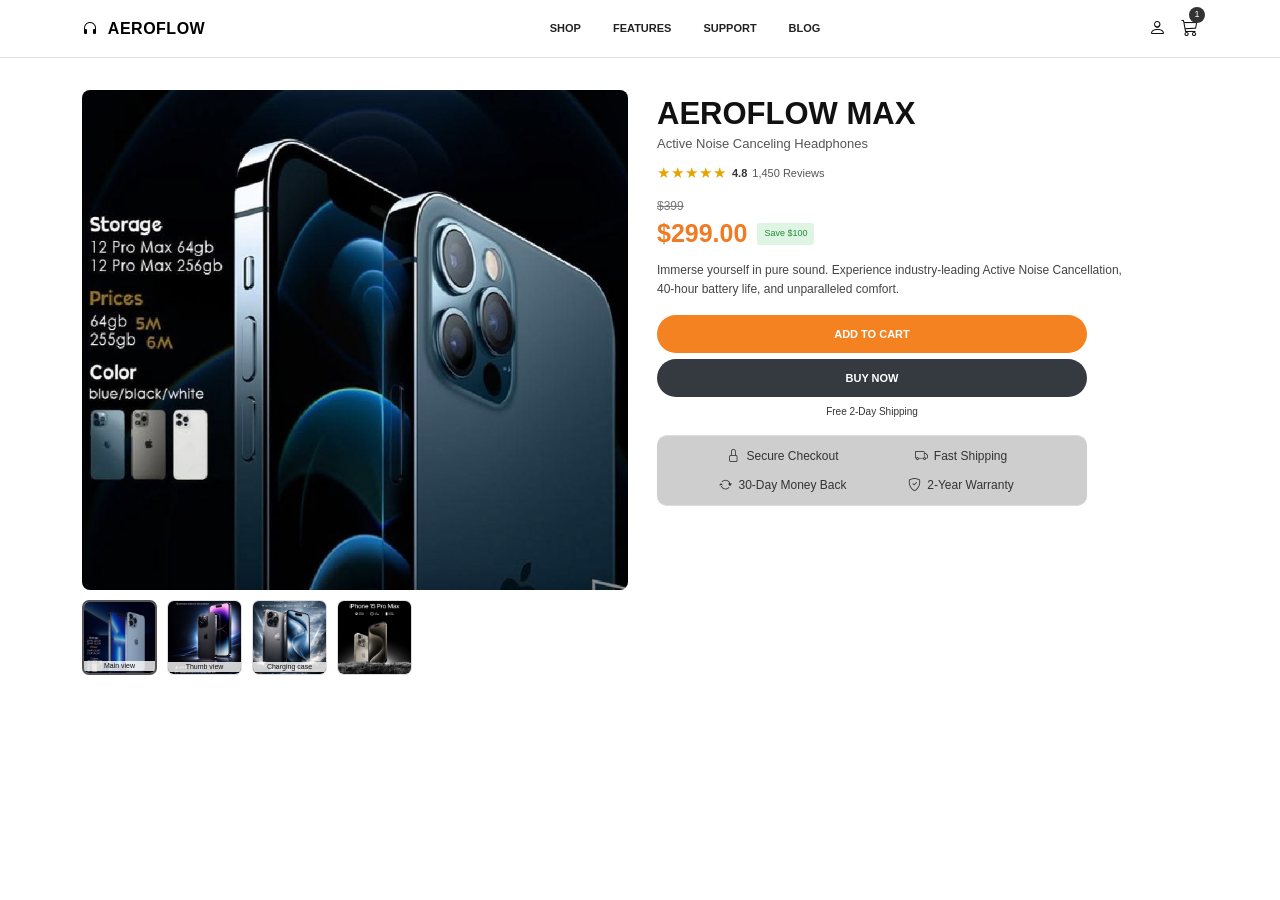
<file: Airoflow-Max/index.html>
<!DOCTYPE html>
<html lang="en">
<head>
    <meta charset="UTF-8">
    <meta name="viewport" content="width=device-width, initial-scale=1.0">

    <title>AEROFLOW MAX</title>

    <!-- Bootstrap -->
    <link href="https://cdn.jsdelivr.net/npm/bootstrap@5.3.8/dist/css/bootstrap.min.css" rel="stylesheet">

    <!-- Bootstrap Icons -->
    <link rel="stylesheet"
          href="https://cdn.jsdelivr.net/npm/bootstrap-icons@1.13.1/font/bootstrap-icons.min.css">

    <!-- CSS -->
    <link rel="stylesheet" href="style.css">
</head>

<body>

<!-- ================= NAVBAR ================= -->
<nav class="navbar navbar-expand-lg bg-white border-bottom">
    <div class="container">

        <a class="navbar-brand fw-bold" href="#">
            <i class="bi bi-headphones"></i>
            AEROFLOW
        </a>

        <button class="navbar-toggler"
                type="button"
                data-bs-toggle="collapse"
                data-bs-target="#mainNav">
            <span class="navbar-toggler-icon"></span>
        </button>

        <div class="collapse navbar-collapse" id="mainNav">

            <ul class="navbar-nav mx-auto gap-lg-3">
                <li class="nav-item">
                    <a class="nav-link" href="#">SHOP</a>
                </li>

                <li class="nav-item">
                    <a class="nav-link" href="#">FEATURES</a>
                </li>

                <li class="nav-item">
                    <a class="nav-link" href="#">SUPPORT</a>
                </li>

                <li class="nav-item">
                    <a class="nav-link" href="#">BLOG</a>
                </li>
            </ul>

            <div class="nav-icons">
                <i class="bi bi-person"></i>
                <i class="bi bi-cart3"></i>

                <span class="cart-count">1</span>
            </div>

        </div>
    </div>
</nav>


<!-- ================= PRODUCT ================= -->
<section class="product-section">

    <div class="container">

        <div class="row g-4">

            <!-- ================= LEFT ================= -->
            <div class="col-lg-6">

                <div class="main-image">
                    <img src="iphone12pm.jpg"
                         alt="AEROFLOW MAX">
                </div>

                <!-- Thumbnails -->
                <div class="thumbnail-wrapper">

                    <div class="thumbnail active">
                        <img src="iphone13pro.jpg">
                        <span>Main view</span>
                    </div>

                    <div class="thumbnail">
                        <img src="iphone14pm.jpg">
                        <span>Thumb view</span>
                    </div>

                    <div class="thumbnail">
                        <img src="iphone15pm.jpg">
                        <span>Charging case</span>
                    </div>

                    <div class="thumbnail">
                        <img src="iphone15pro.jpg">
                    </div>

                </div>

            </div>


            <!-- ================= RIGHT ================= -->
            <div class="col-lg-6 ">

                <div class="product-info">

                    <h1>AEROFLOW MAX</h1>

                    <p class="subtitle">
                        Active Noise Canceling Headphones
                    </p>

                    <!-- Rating -->
                    <div class="rating">

                        <span class="stars">
                            ★★★★★
                        </span>

                        <span class="rating-number">
                            4.8
                        </span>

                        <span>
                            1,450 Reviews
                        </span>

                    </div>


                    <!-- Price -->
                    <div class="price-area">

                        <div class="old-price">
                            $399
                        </div>

                        <div class="price-row">

                            <span class="price">
                                $299.00
                            </span>

                            <span class="save">
                                Save $100
                            </span>

                        </div>

                    </div>


                    <!-- Description -->
                    <p class="description">
                        Immerse yourself in pure sound. Experience
                        industry-leading Active Noise Cancellation,
                        40-hour battery life, and unparalleled comfort.
                    </p>


                    <!-- Buttons -->
                    <div class="buttons">

                        <button class="btn add-cart">
                            ADD TO CART
                        </button>

                        <button class="btn buy-now">
                            BUY NOW
                        </button>

                    </div>


                    <p class="shipping">
                        Free 2-Day Shipping
                    </p>


                    <!-- Features -->
                    <div class="features">

                        <div class="feature">
                            <i class="bi bi-lock"></i>
                            <span>Secure Checkout</span>
                        </div>

                        <div class="feature">
                            <i class="bi bi-truck"></i>
                            <span>Fast Shipping</span>
                        </div>

                        <div class="feature">
                            <i class="bi bi-arrow-repeat"></i>
                            <span>30-Day Money Back</span>
                        </div>

                        <div class="feature">
                            <i class="bi bi-shield-check"></i>
                            <span>2-Year Warranty</span>
                        </div>

                    </div>

                </div>

            </div>

        </div>

    </div>

</section>


<!-- Bootstrap JS -->
<script src="https://cdn.jsdelivr.net/npm/bootstrap@5.3.8/dist/js/bootstrap.bundle.min.js"></script>

</body>
</html>
</file>
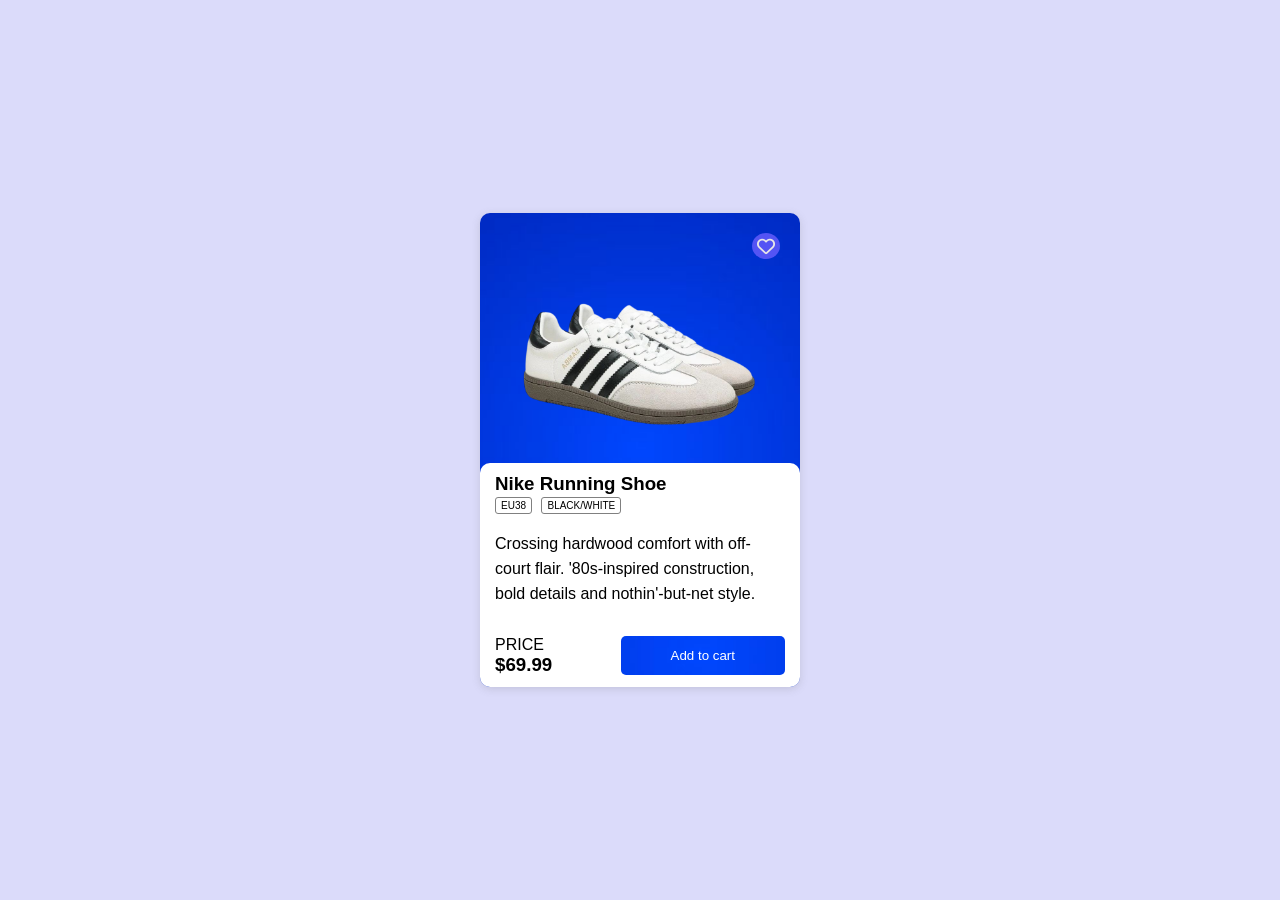
<file: card2.html>
<!DOCTYPE html>
<html lang="en">
<head>
    <meta charset="UTF-8">
    <meta name="viewport" content="width=device-width, initial-scale=1.0">
    <title>Document</title>

    <link rel="stylesheet" href="https://cdnjs.cloudflare.com/ajax/libs/font-awesome/6.5.1/css/all.min.css">
</head>
<style>
    *{
        margin: 0;
        padding: 0;
        box-sizing: border-box;
    }
    .control{
        height: 100vh;
        width: 100%;
        display: flex;
        align-items: center;
        justify-content: center;
        background-color: rgb(219, 219, 250);
    }
    .product{
        width: 320px;
        height: 473.4px;
        background-image: url(image/background.jpg);
        background-repeat: no-repeat;
        background-position: center;
        overflow: hidden;
        border-radius: 10px;
        font-family: sans-serif;
        box-shadow: rgba(99, 99, 99, 0.2) 0px 2px 8px 0px;
        position: relative;
    }
    .icon{
        position: absolute;
        background-color: #5454f4;
        right: 20px;
        top: 20px;
        padding: 5px;
        border-radius: 50%;
        text-align: center;
        width: 28px;
        height: 26px;
        
    }
    i{
        color: rgb(232, 231, 231);
        font-size: 18px;
    }
    .image{
        width: 100%;
        height: 250px;
        overflow: hidden;
        display: flex;
        align-items: center;
        justify-content: center;
    }
    .image img{
        width: 80%;
        object-fit: cover;
    }


    .dis{
        width: 100%;
        height: 50%;
        background-color: white;
        border-radius: 10px;
        padding: 10px 15px;
    }
    .dis span{
        padding: 2px 5px;
        border: 1px solid gray;
        margin-right: 5px;
        font-size: 10px;
        border-radius: 3px;
        margin-top: 5px;
    }
    .dis p{
        line-height: 25px;
    }

    .price-btn{
        margin-top: 30px;
        display: flex;
        justify-content: space-between;
    }
    .btn button{
        border: none;
        padding: 12px 50px;
        background-image: url(image/background.jpg);
        background-repeat: no-repeat;
        background-position: center;
        color: white;
        border-radius: 5px;
    }
</style>
<body>
    <div class="control">
        <div class="product">
            <div class="icon">
                <i class="fa-regular fa-heart"></i>
            </div>
            <div class="image">
                <img src="image/shoes.png" alt="">
            </div>
            <div class="dis">
                <h3>Nike Running Shoe</h3>
                <span>EU38</span>
                <span>BLACK/WHITE</span>
                <br><br>
                <p>Crossing hardwood comfort with off-court flair. '80s-inspired construction, bold details and nothin'-but-net style.</p>
                
                <div class="price-btn">
                    <div class="price">
                        <label for="">PRICE</label>
                        <h3>$69.99</h3>
                    </div>
                    <div class="btn">
                        <button>Add to cart</button>
                    </div>
                </div>
            </div>
        </div>
    </div>
</body>
</html>
</file>
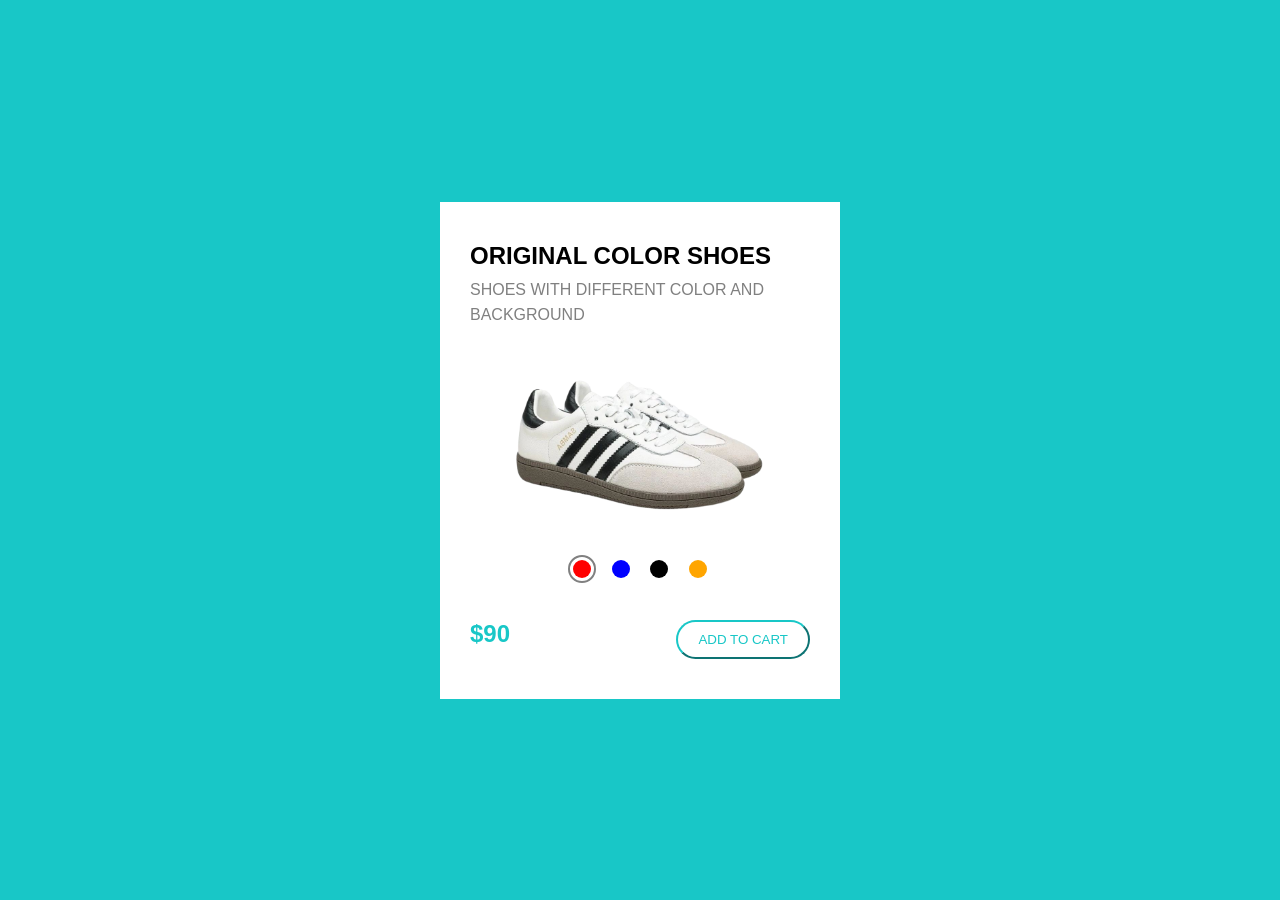
<file: card3.html>
<!DOCTYPE html>
<html lang="en">
<head>
    <meta charset="UTF-8">
    <meta name="viewport" content="width=device-width, initial-scale=1.0">
    <title>Document</title>
</head>
<style>
    *{
        margin: 0;
        padding: 0;
        box-sizing: border-box;
    }
    .control{
        width: 100%;
        height: 100vh;

        background-color: rgb(24, 199, 199);
        display: flex;
        justify-content: center;
        align-items: center;
        font-family: sans-serif;
    }
    .product{
        width: 400px;
        height: auto;
        background-color: white;
        padding: 40px 30px;
    }
    .head{
        width: 100%;
        height: 100px;
    }
    .head label{
        display: block;
        margin-top: 7px;
        line-height: 25px;
        color: gray;
    }

    .image{
        width: 100%;
        height: 150px;

        display: flex;
        justify-content: center;
        align-items: center;
    }
    .image img{
        width: 80%;
        object-fit: contain;
    }

    /* select color */
    .select-color{
        margin-top: 60px;
        display: flex;
        justify-content: center;
    }
    .select-color input{
        display: none;
    }
    .select-color label{
        width: 18px;
        height: 18px;
        border-radius: 50%;
        display: inline-block;
        margin: 8px;
        cursor: pointer;
    }
    .red{
        background-color: red;
    }
    .blue{
        background-color: blue;
    }
    .black{
        background-color: black;
    }
    .orange{
        background-color: orange;
    }
    .select-color input:checked + label{
        outline: 2px solid gray;
        outline-offset: 3px;
        /* box-shadow: 0 0 0 3px gray;
        transform: scale(1.03); */
    }

    /* price-btn */
    .price-btn{
        margin-top: 30px;
        display: flex;
        justify-content: space-between;
        color: rgb(24, 199, 199);
    }
    .btn button{
        padding: 10px 20px;
        border-radius: 20px;
        border-color: rgb(24, 199, 199);
        color: rgb(24, 199, 199);
        background-color: white;
    }
</style>
<body>
    <div class="control">
        <div class="product">
            <div class="head">
                <h2>ORIGINAL COLOR SHOES</h2>
                <label for="">SHOES WITH DIFFERENT COLOR AND BACKGROUND</label>
            </div>

            <div class="image">
                <img src="image/shoes.png" alt="">
            </div>

            <div class="select-color">
                <form action="">
                    <input type="radio" id="red" name="color" checked>
                    <label for="red" class="red"></label>

                    <input type="radio" id="blue" name="color">
                    <label for="blue" class="blue"></label>

                    <input type="radio" id="black" name="color">
                    <label for="black" class="black"></label>

                    <input type="radio" id="orange" name="color">
                    <label for="orange" class="orange"></label>
                </form>
            </div>

            <div class="price-btn">
                <div class="price">
                    <h2>$90</h2>
                </div>
                <div class="btn">
                    <button>ADD TO CART</button>
                </div>
            </div>
        </div>
    </div>
</body>
</html>
</file>
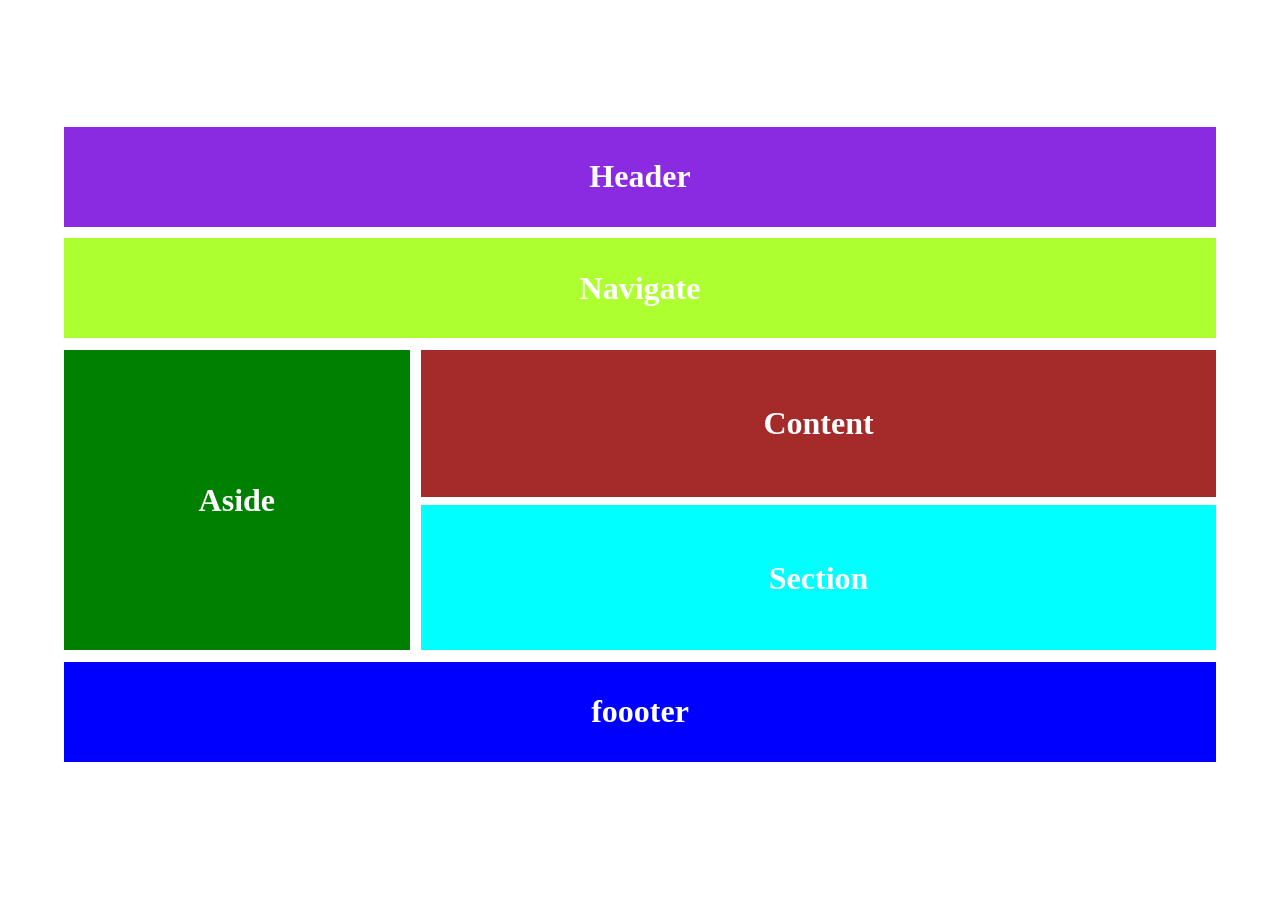
<file: exercise-display.html>
<!DOCTYPE html>
<html lang="en">

<head>
    <meta charset="UTF-8">
    <meta name="viewport" content="width=device-width, initial-scale=1.0">
    <title>Document</title>
</head>
<style>
    * {
        margin: 0;
        padding: 0;
        box-sizing: border-box;
    }

    .control {
        width: 100%;
        height: 100vh;
        display: flex;
        align-items: center;
        justify-content: center;
    }

    .container {
        width: 90%;
        margin: auto;
        display: flex;
        gap: 1%;
        flex-wrap: wrap;
    }

    .header {
        width: 100%;
        height: 100px;
        background-color: blueviolet;
        display: flex;
        justify-content: center;
        align-items: center;
        color: white;
        margin-bottom: 1%;
    }

    .navigate {
        width: 100%;
        height: 100px;
        background-color: greenyellow;
        display: flex;
        justify-content: center;
        align-items: center;
        color: white;
        margin-bottom: 1%;
    }

    .footer {
        width: 100%;
        height: 100px;
        background-color: blue;
        display: flex;
        justify-content: center;
        align-items: center;
        color: white;
        margin-bottom: 1%;
    }

    .body {
        width: 100%;
        height: 300px;
        /* background-color: red; */
        display: flex;
        overflow: hidden;
        align-items: center;
        color: white;
        margin-bottom: 1%;
        gap: 1%;
    }

    .aside {
        width: 30%;
        height: 100%;
        background-color: green;
        display: flex;
        justify-content: center;
        align-items: center;
        color: white;
    }

    .content-section {
        width: 69%;
        height: 100%;
        /* background-color: black; */
        display: flex;
        justify-content: center;
        align-items: center;
        color: white;
        flex-wrap: wrap;
    }
    .content {
        width: 100%;
        height: 49%;
        background-color: brown;
        display: flex;
        justify-content: center;
        align-items: center;
        color: white;
        margin-bottom: 1%;
    }
    .section{
        width: 100%;
        height: 49%;
        background-color: aqua;
        display: flex;
        justify-content: center;
        align-items: center;
        color: white;
    }
</style>

<body>
    <div class="control">
        <div class="container">
            <div class="header">
                <h1>Header</h1>
            </div>
            <div class="navigate">
                <h1>Navigate</h1>
            </div>

            <div class="body">
                <div class="aside">
                    <h1>Aside</h1>
                </div>
                <div class="content-section">
                    <div class="content">
                        <h1>Content</h1>
                    </div>
                    <div class="section">
                        <h1>Section</h1>
                    </div>
                </div>
            </div>

            <div class="footer">
                <h1>foooter</h1>
            </div>
        </div>
    </div>
</body>

</html>
</file>
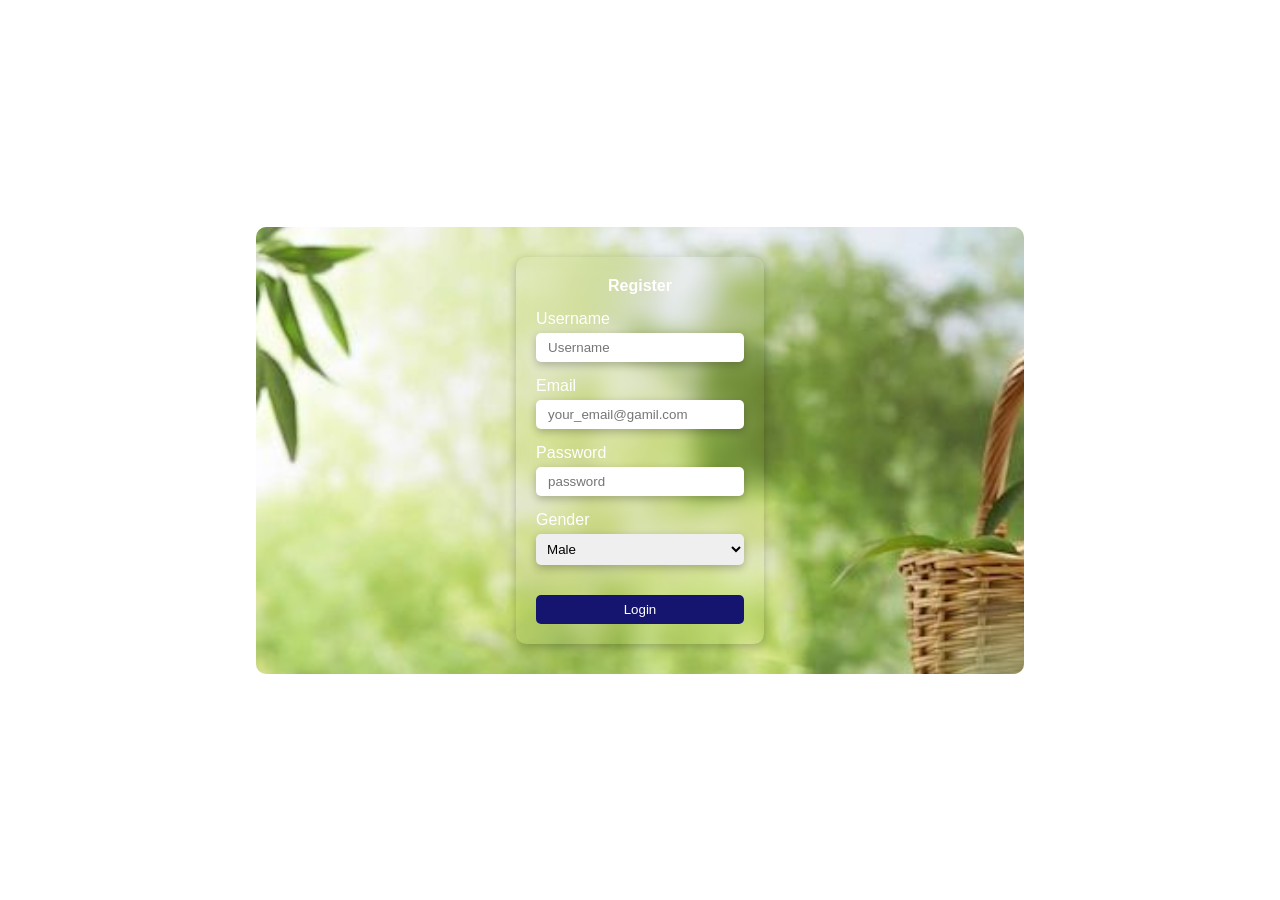
<file: form.html>
<!DOCTYPE html>
<html lang="en">
<head>
    <meta charset="UTF-8">
    <meta name="viewport" content="width=device-width, initial-scale=1.0">
    <title>Document</title>
</head>
<style>
    *{
        padding: 0;
        margin: 0;
        box-sizing: border-box;
    }
    .control{
        width: 100%;
        height: 100vh;
        display: flex;
        align-items: center;
        justify-content: center;
    }
    .container{
        width: 60%;
        height: auto;
        background-image: url(image/background1.jpg);
        background-repeat: no-repeat;
        background-position: center;
        background-size: cover;
        /* background-attachment: fixed; */
        font-family: sans-serif;
        padding: 30px;
        border-radius: 10px;
    }
    form{
        margin: auto;
        width: 35%;
        height: auto;
        backdrop-filter: blur(10px);
        box-shadow: rgba(0, 0, 0, 0.24) 0px 3px 8px;
        padding: 20px;
        border-radius: 10px;
        color: white;
    }
    form h4{
        text-align: center;
    }
    form input{
        width: 100%;
        padding: 7px 12px;
        border-radius: 5px;
        border: none;
        box-shadow: rgba(0, 0, 0, 0.24) 0px 3px 8px;
    }
    form select{
        width: 100%;
        padding: 7px;
        border-radius: 5px;
        border: none;
        box-shadow: rgba(0, 0, 0, 0.24) 0px 3px 8px;
    }
    button{
        padding: 7px;
        width: 100%;
        border-radius: 5px;
        border: none;
        background-color: rgb(21, 21, 111);
        color: white;
        margin-top: 30px;
    }
    label{
        margin-top: 15px;
        margin-bottom: 5px;
        display: block;
    }
</style>
<body>
    <div class="control">
        <div class="container">
            <form action="">
                <h4>Register</h4>
                <label for="">Username</label>
                <input type="text" placeholder="Username">
                <label for="">Email</label>
                <input type="email" placeholder="your_email@gamil.com">
                <label for="">Password</label>
                <input type="password" placeholder="password">
                <label for="">Gender</label>
                <select name="" id="">
                    <option value="">Male</option>
                    <option value="">Female</option>
                    <option value="">Other</option>
                </select>
                <button>Login</button>
            </form>
        </div>
    </div>
</body>
</html>
</file>
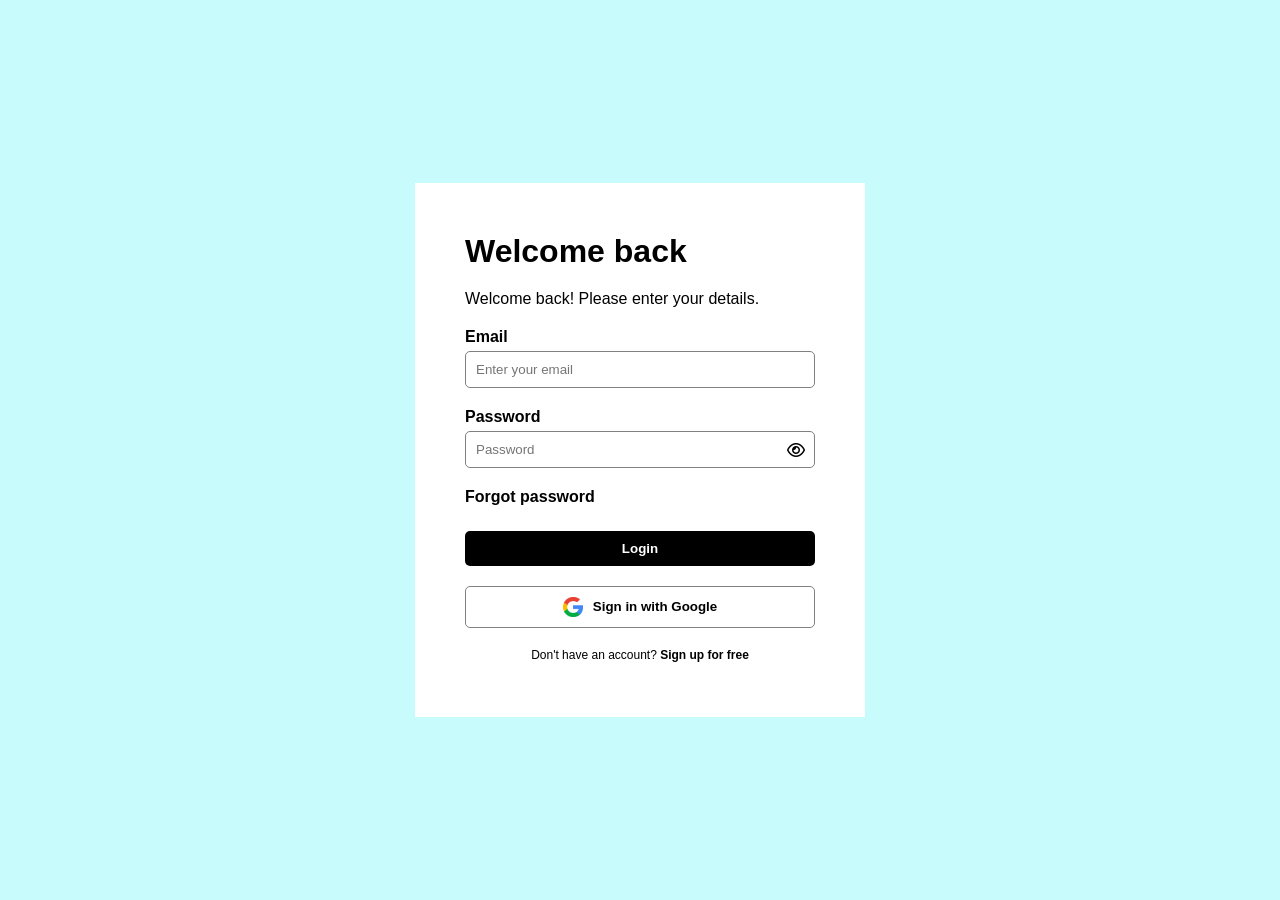
<file: form1.html>
<!DOCTYPE html>
<html lang="en">
<head>
    <meta charset="UTF-8">
    <meta name="viewport" content="width=device-width, initial-scale=1.0">
    <title>Form</title>

    <link rel="stylesheet" href="https://cdnjs.cloudflare.com/ajax/libs/font-awesome/6.5.1/css/all.min.css">
</head>
<style>
    *{
        padding: 0;
        margin: 0;
        box-sizing: border-box;
    }
    .control{
        width: 100%;
        height: 100vh;
        display: flex;
        align-items: center;
        justify-content: center;
        background-color: rgb(200, 252, 252);
        font-family: sans-serif;
    }
    form{
        width: 450px;
        height: auto;
        padding: 50px;
        background-color: white;
    }
    form input{
        width: 100%;
        padding: 10px;
        border-radius: 5px;
        border: 1px solid gray;
    }
    form input:focus{
        padding: 10px;
        outline: none;
    }

    .pass{
        position: relative;
    }
    i{
        position: absolute;
        right: 10px;
        bottom: 10px;
    }


    label{
        display: block;
        margin-top: 20px;
        margin-bottom: 5px;
        font-weight: bold;
    }
    label a{
        text-decoration: none;
        color: black;
        font-weight: bold;
    }
    p{
        margin: 20px 0px;
    }
    .btn1{
        margin-top: 20px;
        width: 100%;
        padding: 10px;
        border-radius: 5px;
        background-color: black;
        color: white;
        border: none;
        font-weight: bold;
    }
    .btn2{
        margin-top: 20px;
        width: 100%;
        padding: 10px;
        border-radius: 5px;
        color: black;
        background-color: white;
        border: 1px solid gray;
        font-weight: bold;
        display: flex;
        align-items: center;
        justify-content: center;
        box-sizing: border-box;
    }
    .image{
        width: 20px;
        height: 100%;
        margin-right: 10px;
    }
    .image img{
        width: 100%;
        height: 100%;
        object-fit: cover;
        vertical-align: middle;
    }
    .sign-up{
        text-align: center;
        font-size: 12px;
    }
    span{
        font-weight: normal;
    }

</style>
<body>
    <div class="control">
        <form action="">
            <h1>Welcome back</h1>
            <p>Welcome back! Please enter your details.</p>

            <label for="">Email</label>
            <input type="email" placeholder="Enter your email">

            <label for="">Password</label>
            <div class="pass">
                <input type="password" placeholder="Password" class="pass">
                <i class="fa-regular fa-eye"></i>
            </div>
            <label for="">
                <a href="">Forgot password</a>
            </label>

            <button class="btn1">Login</button>
            <button class="btn2">
                <div class="image">
                    <img src="image/google.png" alt="">
                </div>
                <div class="text">
                    Sign in with Google
                </div>
            </button>

            <label for="" class="sign-up">
                <span>Don't have an account?</span>
                <a href="">Sign up for free</a>
            </label>
        </form>
    </div>
</body>
</html>
</file>
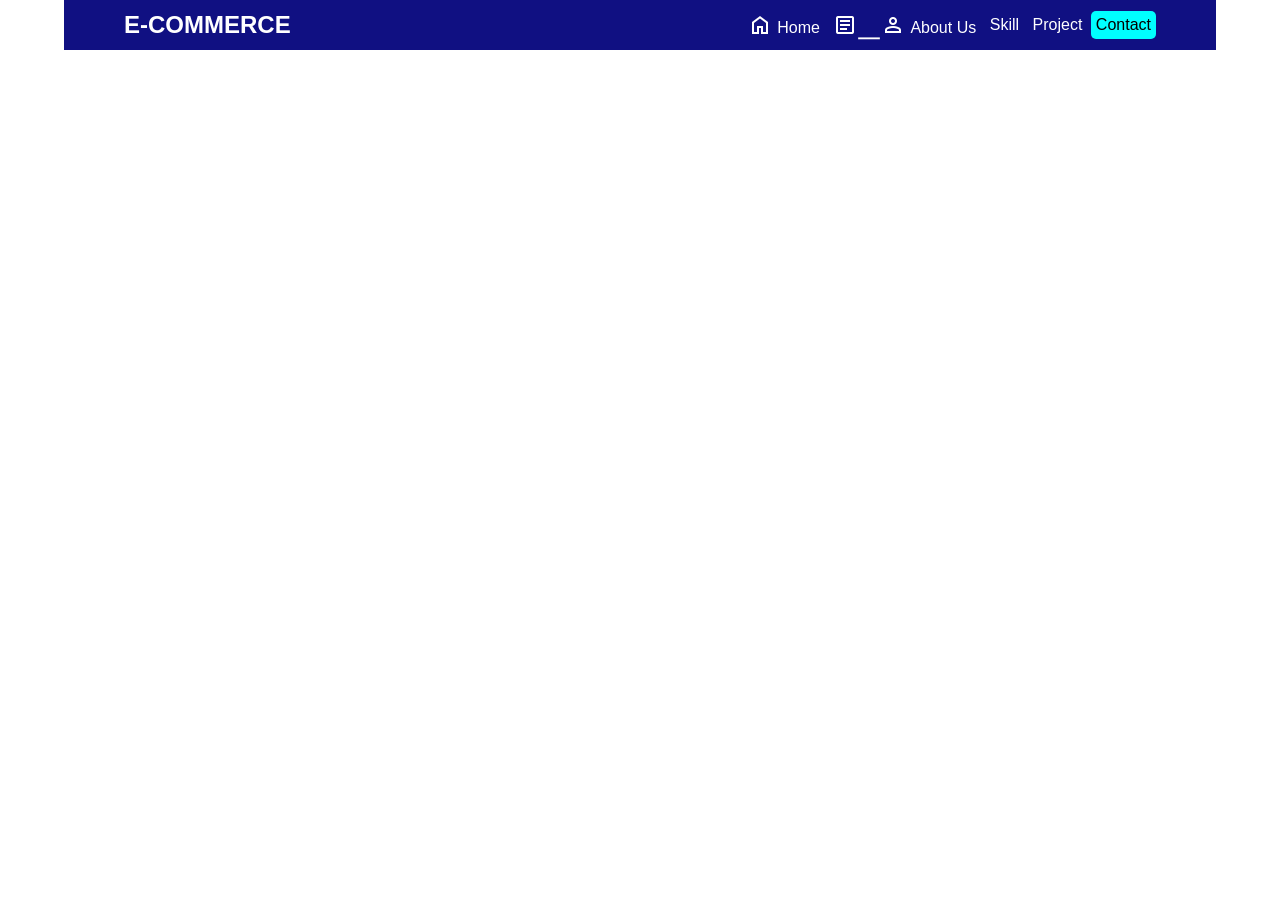
<file: navbar.html>
<!DOCTYPE html>
<html lang="en">

<head>
    <meta charset="UTF-8">
    <meta name="viewport" content="width=device-width, initial-scale=1.0">
    <title>Document</title>

    <link rel="stylesheet" href="https://fonts.googleapis.com/css2?family=Material+Symbols+Outlined" />
</head>
<style>
    * {
        padding: 0;
        margin: 0;
        box-sizing: border-box;
    }

    .container {
        width: 90%;
        margin: auto;
    }

    nav {
        width: 100%;
        height: 50px;
        background-color: rgb(16, 16, 130);
        padding: 0 60px;

        font-family: sans-serif;
        color: white;
        display: flex;
        align-items: center;
        justify-content: space-between;
    }

    .E-Co {
        width: 40%;
        /* background-color: red; */
    }

    .menu {
        width: 40%;

        display: flex;
        justify-content: space-between;
        align-items: center;
        /* background-color: brown; */
    }

    .menu span {
        vertical-align: bottom;
        margin-right: 5px;
    }
    .menu div{
        padding: 5px;
        transition: all 0.3s;
    }
    .menu div:hover{
        background-color: blue;
        border-radius: 5px;
        cursor: pointer;
    }
    .menu :nth-child(5){
        background-color: aqua;
        border-radius: 5px;
        color: black;
    }
</style>

<body>
    <div class="container">
        <nav>
            <div class="E-Co">
                <h2>E-COMMERCE</h2>
            </div>
            <div class="menu">
                <div><span class="material-symbols-outlined">
                        home
                    </span>Home</div>
                <div><span class="material-symbols-outlined">
                        article_person
                    </span>About Us</div>
                <div>Skill</div>
                <div>Project</div>
                <div>Contact</div>
            </div>
        </nav>
    </div>
</body>

</html>
</file>
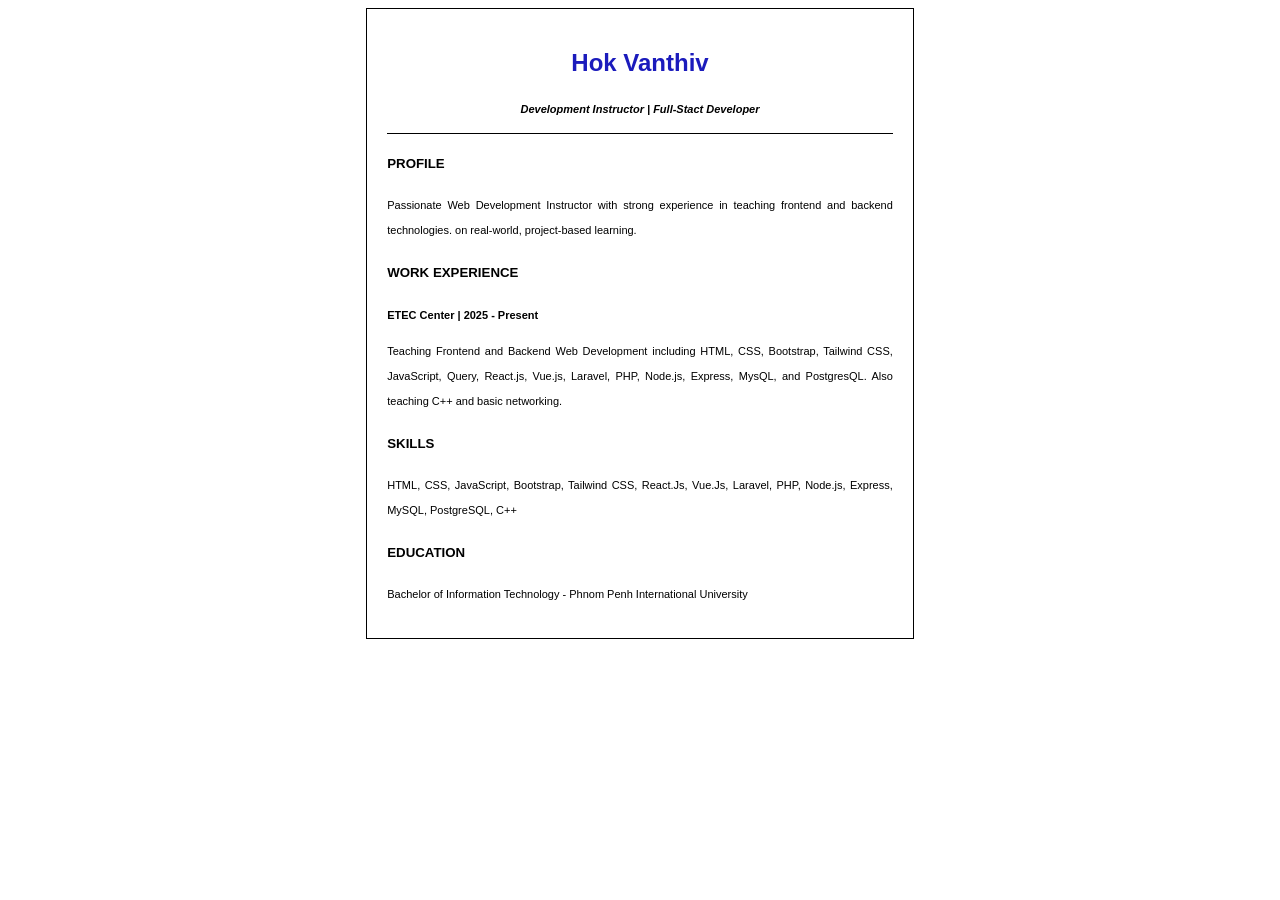
<file: profile.html>
<!DOCTYPE html>
<html lang="en">
<head>
    <meta charset="UTF-8">
    <meta name="viewport" content="width=device-width, initial-scale=1.0">
    <title>Profile</title>
</head>
<style>
    .container{
        width: 40%;
        margin: auto;
        font-family: sans-serif;
        border: 1px solid black;
        padding: 20px;
    }
    .head{
        text-align: center;
        
    }
    .head h2{
        color: rgb(27, 27, 188);
    }
    .head p{
        font-style: italic;
        font-weight: bold;
    }
    p{
        font-size: 11px;
        line-height: 25px;
    }
    .info{
        text-align: justify;
    }
</style>
<body>
    <div class="container">
        <div class="head">
        <h2>Hok Vanthiv</h2>
         <p>Development Instructor | Full-Stact Developer</p>
        </div>
        <hr color="black" size="1">
        <div class="info">
            <h5>PROFILE</h5>
            <p>Passionate Web Development Instructor with strong experience in teaching frontend and backend technologies. on real-world, project-based learning.</p>

            <h5>WORK EXPERIENCE</h5>
            <p><b>ETEC Center | 2025 - Present</b></p>
            <p>Teaching Frontend and Backend Web Development including HTML, CSS, Bootstrap, Tailwind CSS, JavaScript, Query, React.js, Vue.js, Laravel, PHP, Node.js, Express, MysQL, and PostgresQL. Also teaching C++ and basic networking.</p>

            <h5>SKILLS</h5>
            <P>HTML, CSS, JavaScript, Bootstrap, Tailwind CSS, React.Js, Vue.Js, Laravel, PHP, Node.js, Express, MySQL, PostgreSQL, C++</P>

            <h5>EDUCATION</h5>
            <p>Bachelor of Information Technology - Phnom Penh International University</p>
        </div>
    </div>
</body>
</html>
</file>
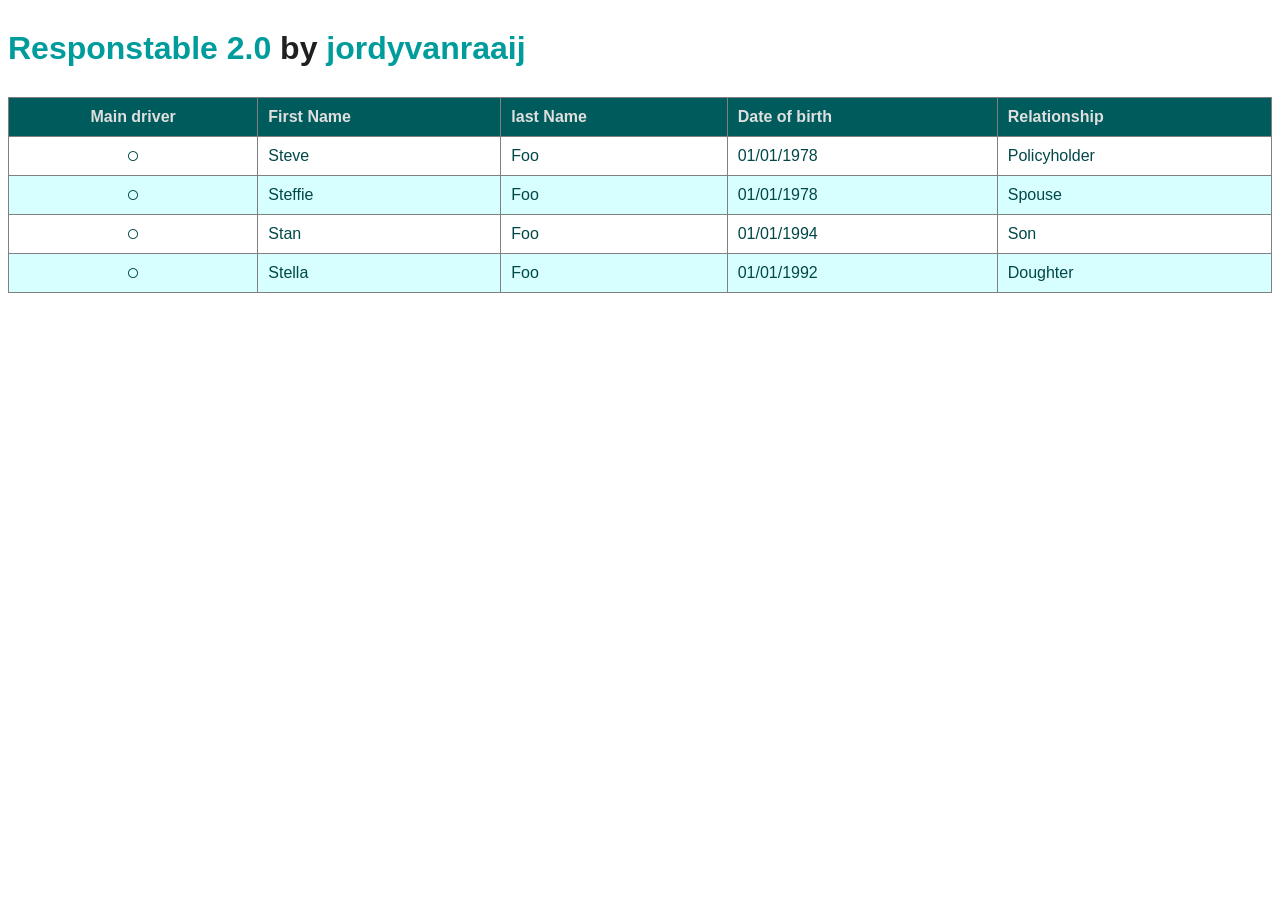
<file: table-personality.html>
<!DOCTYPE html>
<html lang="en">
<head>
    <meta charset="UTF-8">
    <meta name="viewport" content="width=device-width, initial-scale=1.0">

    <link rel="stylesheet" href="https://cdnjs.cloudflare.com/ajax/libs/font-awesome/6.5.1/css/all.min.css">
    <title>Document</title>
</head>
<style>
    body{
        font-family: sans-serif;
    }
    h1{
        width: 100%;
        margin: 30px auto;
        color: rgb(0, 156, 156);
        
    }
    h1 span{
        color: rgb(32, 32, 32);
    }
    table{
        width: 100%;
        margin: auto;
        border-collapse: collapse;
        
    }
    th:first-child{
        text-align: center;
    }
    td:first-child{
        text-align: center;
        font-size: 10px;
    }
    th,td{
        border: 1px solid gray;
        padding: 10px;
    }
    thead{
        background-color: rgb(0, 92, 92);
        color: rgb(223, 223, 223);
        text-align: left;
    }
    tbody{
        color: rgb(0, 71, 71);
    }
    .a{
        background-color: rgb(216, 255, 255);
    }
</style>
<body>
    <h1>Responstable 2.0 <span>by</span> jordyvanraaij</h1>
    <table>
        <thead>
            <tr>
                <th>Main driver</th>
                <th>First Name</th>
                <th>last Name</th>
                <th>Date of birth</th>
                <th>Relationship</th>
            </tr>
        </thead>
        <tbody>
            <tr>
                <td><i class="fa-regular fa-circle"></i></td>
                <td>Steve</td>
                <td>Foo</td>
                <td>01/01/1978</td>
                <td>Policyholder</td>
            </tr>
            <tr class="a">
                <td><i class="fa-regular fa-circle"></i></td>
                <td>Steffie</td>
                <td>Foo</td>
                <td>01/01/1978</td>
                <td>Spouse</td>
            </tr>
            <tr>
                <td><i class="fa-regular fa-circle"></i></td>
                <td>Stan</td>
                <td>Foo</td>
                <td>01/01/1994</td>
                <td>Son</td>
            </tr>
            <tr class="a">
                <td><i class="fa-regular fa-circle"></i></td>
                <td>Stella</td>
                <td>Foo</td>
                <td>01/01/1992</td>
                <td>Doughter</td>
            </tr>
        </tbody>
    </table>
</body>
</html>
</file>
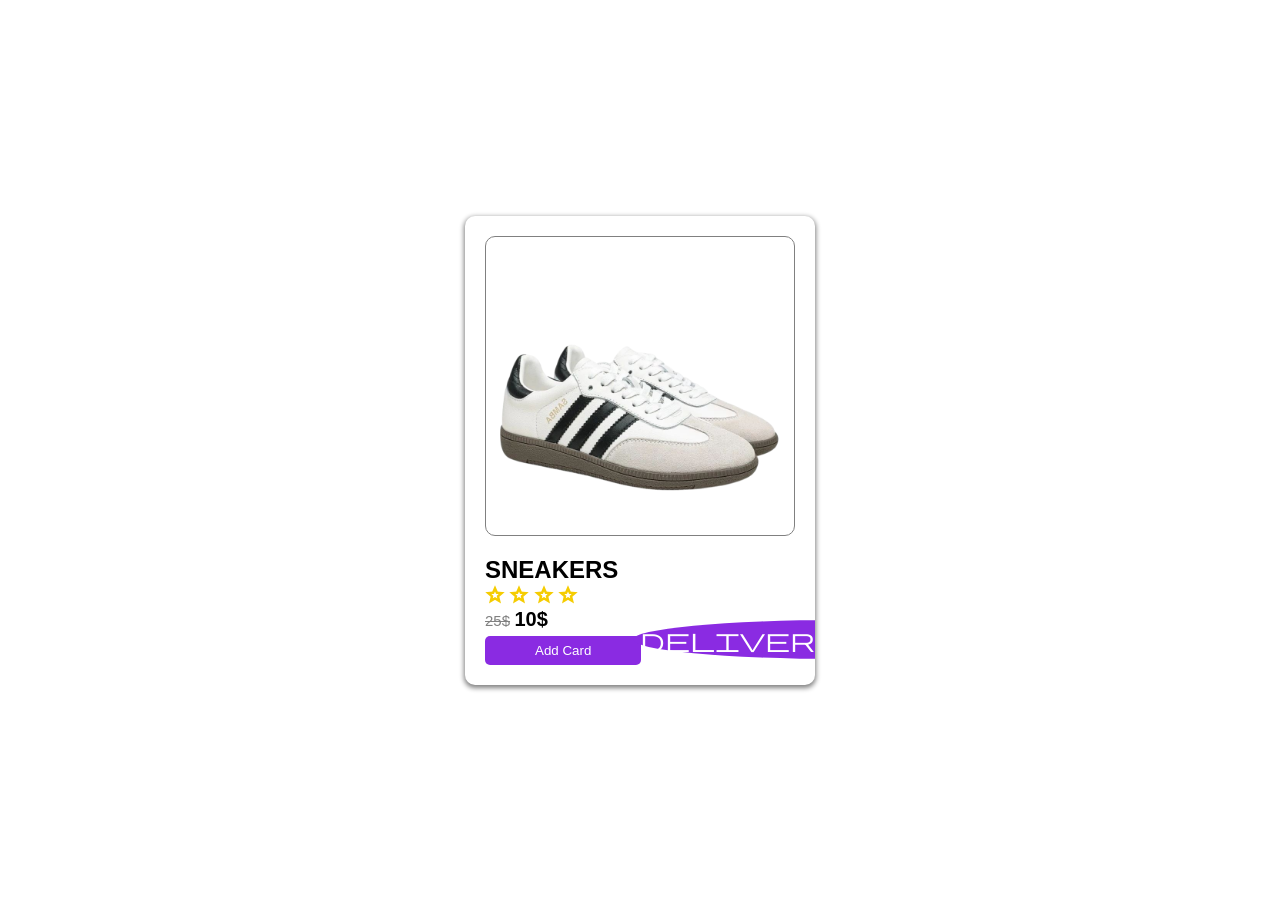
<file: transition.html>
<!DOCTYPE html>
<html lang="en">
<head>
    <meta charset="UTF-8">
    <meta name="viewport" content="width=device-width, initial-scale=1.0">
    <title>Document</title>
    <link rel="stylesheet" href="transition.css">

    <!-- Google icon -->
    <link rel="stylesheet" href="https://fonts.googleapis.com/css2?family=Material+Symbols+Outlined" />
</head>
<body>
    <div class="control">
        <div class="product-card">
            <div class="image">
                <img src="image/shoes.png" alt="">
            </div>
            <div class="dis">
                <h2>SNEAKERS</h2>
                <div class="icon">
                    <span class="material-symbols-outlined">star</span>
                    <span class="material-symbols-outlined">star</span>
                    <span class="material-symbols-outlined">star</span>
                    <span class="material-symbols-outlined">star</span>
                </div>
                <div class="price">
                    <span><del>25$</del></span>
                    <span>10$</span>
                </div>
                <button>Add Card</button>
            </div>
            <div class="add-favorite">
                <span class="material-symbols-outlined">heart_plus</span>
                <span>Add to Favorite</span>
            </div>
            <div class="menu">
                <span class="material-symbols-outlined">search</span>
                <span class="material-symbols-outlined">delivery_truck_bolt</span>
            </div>
        </div>
    </div>
</body>
</html>
</file>
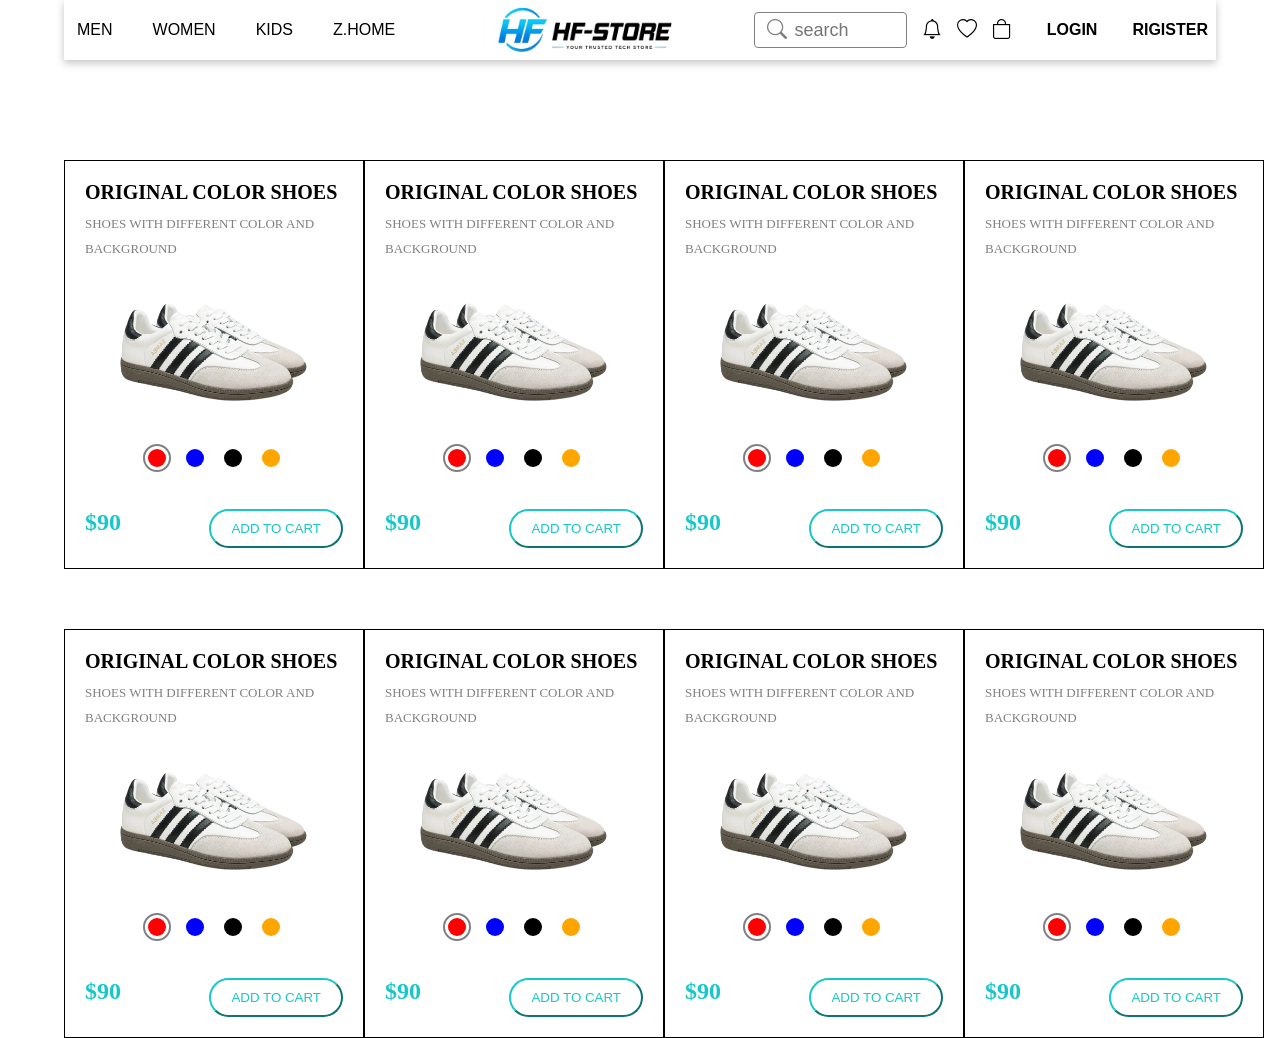
<file: navbar/nav.html>
<!DOCTYPE html>
<html lang="en">

<head>
    <meta charset="UTF-8">
    <meta name="viewport" content="width=device-width, initial-scale=1.0">
    <title>Document</title>

    <!-- bootsrap -->
    <link rel="stylesheet" href="https://cdn.jsdelivr.net/npm/bootstrap-icons@1.13.1/font/bootstrap-icons.min.css">

    <link rel="stylesheet" href="nav.css">
</head>

<body>
    <div class="controler">
        <nav>
            <div class="menu">
                <ul>
                    <li>MEN</li>
                    <li>WOMEN</li>
                    <li>KIDS</li>
                    <li>Z.HOME</li>
                </ul>
            </div>
            <div class="logo">
                <img src="../logo2.png" alt="">
            </div>
            <div class="register">
                <div class="search">
                    <i class="bi bi-search"></i>
                    <input type="search" placeholder="search">
                </div>
                <i class="bi bi-bell"></i>
                <i class="bi bi-heart"></i>
                <i class="bi bi-bag"></i>
                <div class="ri-lo">
                    <h4>LOGIN</h4>
                </div>
                <div class="ri-lo">
                    <h4>RIGISTER</h4>
                </div>
            </div>
        </nav>

        <div class="container">
            <div class="product">
                <div class="head">
                    <h2>ORIGINAL COLOR SHOES</h2>
                    <label for="">SHOES WITH DIFFERENT COLOR AND BACKGROUND</label>
                </div>

                <div class="image">
                    <img src="../image/shoes.png" alt="">
                </div>

                <div class="select-color">
                    <form action="">
                        <input type="radio" id="red" name="color" checked>
                        <label for="red" class="red"></label>

                        <input type="radio" id="blue" name="color">
                        <label for="blue" class="blue"></label>

                        <input type="radio" id="black" name="color">
                        <label for="black" class="black"></label>

                        <input type="radio" id="orange" name="color">
                        <label for="orange" class="orange"></label>
                    </form>
                </div>

                <div class="price-btn">
                    <div class="price">
                        <h2>$90</h2>
                    </div>
                    <div class="btn">
                        <button>ADD TO CART</button>
                    </div>
                </div>
            </div>
            <div class="product">
                <div class="head">
                    <h2>ORIGINAL COLOR SHOES</h2>
                    <label for="">SHOES WITH DIFFERENT COLOR AND BACKGROUND</label>
                </div>

                <div class="image">
                    <img src="../image/shoes.png" alt="">
                </div>

                <div class="select-color">
                    <form action="">
                        <input type="radio" id="red" name="color" checked>
                        <label for="red" class="red"></label>

                        <input type="radio" id="blue" name="color">
                        <label for="blue" class="blue"></label>

                        <input type="radio" id="black" name="color">
                        <label for="black" class="black"></label>

                        <input type="radio" id="orange" name="color">
                        <label for="orange" class="orange"></label>
                    </form>
                </div>

                <div class="price-btn">
                    <div class="price">
                        <h2>$90</h2>
                    </div>
                    <div class="btn">
                        <button>ADD TO CART</button>
                    </div>
                </div>
            </div>
            <div class="product">
                <div class="head">
                    <h2>ORIGINAL COLOR SHOES</h2>
                    <label for="">SHOES WITH DIFFERENT COLOR AND BACKGROUND</label>
                </div>

                <div class="image">
                    <img src="../image/shoes.png" alt="">
                </div>

                <div class="select-color">
                    <form action="">
                        <input type="radio" id="red" name="color" checked>
                        <label for="red" class="red"></label>

                        <input type="radio" id="blue" name="color">
                        <label for="blue" class="blue"></label>

                        <input type="radio" id="black" name="color">
                        <label for="black" class="black"></label>

                        <input type="radio" id="orange" name="color">
                        <label for="orange" class="orange"></label>
                    </form>
                </div>

                <div class="price-btn">
                    <div class="price">
                        <h2>$90</h2>
                    </div>
                    <div class="btn">
                        <button>ADD TO CART</button>
                    </div>
                </div>
            </div>
            <div class="product">
                <div class="head">
                    <h2>ORIGINAL COLOR SHOES</h2>
                    <label for="">SHOES WITH DIFFERENT COLOR AND BACKGROUND</label>
                </div>

                <div class="image">
                    <img src="../image/shoes.png" alt="">
                </div>

                <div class="select-color">
                    <form action="">
                        <input type="radio" id="red" name="color" checked>
                        <label for="red" class="red"></label>

                        <input type="radio" id="blue" name="color">
                        <label for="blue" class="blue"></label>

                        <input type="radio" id="black" name="color">
                        <label for="black" class="black"></label>

                        <input type="radio" id="orange" name="color">
                        <label for="orange" class="orange"></label>
                    </form>
                </div>

                <div class="price-btn">
                    <div class="price">
                        <h2>$90</h2>
                    </div>
                    <div class="btn">
                        <button>ADD TO CART</button>
                    </div>
                </div>
            </div>
            <div class="product">
                <div class="head">
                    <h2>ORIGINAL COLOR SHOES</h2>
                    <label for="">SHOES WITH DIFFERENT COLOR AND BACKGROUND</label>
                </div>

                <div class="image">
                    <img src="../image/shoes.png" alt="">
                </div>

                <div class="select-color">
                    <form action="">
                        <input type="radio" id="red" name="color" checked>
                        <label for="red" class="red"></label>

                        <input type="radio" id="blue" name="color">
                        <label for="blue" class="blue"></label>

                        <input type="radio" id="black" name="color">
                        <label for="black" class="black"></label>

                        <input type="radio" id="orange" name="color">
                        <label for="orange" class="orange"></label>
                    </form>
                </div>

                <div class="price-btn">
                    <div class="price">
                        <h2>$90</h2>
                    </div>
                    <div class="btn">
                        <button>ADD TO CART</button>
                    </div>
                </div>
            </div>
            <div class="product">
                <div class="head">
                    <h2>ORIGINAL COLOR SHOES</h2>
                    <label for="">SHOES WITH DIFFERENT COLOR AND BACKGROUND</label>
                </div>

                <div class="image">
                    <img src="../image/shoes.png" alt="">
                </div>

                <div class="select-color">
                    <form action="">
                        <input type="radio" id="red" name="color" checked>
                        <label for="red" class="red"></label>

                        <input type="radio" id="blue" name="color">
                        <label for="blue" class="blue"></label>

                        <input type="radio" id="black" name="color">
                        <label for="black" class="black"></label>

                        <input type="radio" id="orange" name="color">
                        <label for="orange" class="orange"></label>
                    </form>
                </div>

                <div class="price-btn">
                    <div class="price">
                        <h2>$90</h2>
                    </div>
                    <div class="btn">
                        <button>ADD TO CART</button>
                    </div>
                </div>
            </div>
            <div class="product">
                <div class="head">
                    <h2>ORIGINAL COLOR SHOES</h2>
                    <label for="">SHOES WITH DIFFERENT COLOR AND BACKGROUND</label>
                </div>

                <div class="image">
                    <img src="../image/shoes.png" alt="">
                </div>

                <div class="select-color">
                    <form action="">
                        <input type="radio" id="red" name="color" checked>
                        <label for="red" class="red"></label>

                        <input type="radio" id="blue" name="color">
                        <label for="blue" class="blue"></label>

                        <input type="radio" id="black" name="color">
                        <label for="black" class="black"></label>

                        <input type="radio" id="orange" name="color">
                        <label for="orange" class="orange"></label>
                    </form>
                </div>

                <div class="price-btn">
                    <div class="price">
                        <h2>$90</h2>
                    </div>
                    <div class="btn">
                        <button>ADD TO CART</button>
                    </div>
                </div>
            </div>
            <div class="product">
                <div class="head">
                    <h2>ORIGINAL COLOR SHOES</h2>
                    <label for="">SHOES WITH DIFFERENT COLOR AND BACKGROUND</label>
                </div>

                <div class="image">
                    <img src="../image/shoes.png" alt="">
                </div>

                <div class="select-color">
                    <form action="">
                        <input type="radio" id="red" name="color" checked>
                        <label for="red" class="red"></label>

                        <input type="radio" id="blue" name="color">
                        <label for="blue" class="blue"></label>

                        <input type="radio" id="black" name="color">
                        <label for="black" class="black"></label>

                        <input type="radio" id="orange" name="color">
                        <label for="orange" class="orange"></label>
                    </form>
                </div>

                <div class="price-btn">
                    <div class="price">
                        <h2>$90</h2>
                    </div>
                    <div class="btn">
                        <button>ADD TO CART</button>
                    </div>
                </div>
            </div>
        </div>

    </div>
</body>

</html>
</file>
<file: Airoflow-Max/style.css>
* {
    margin: 0;
    padding: 0;
    box-sizing: border-box;
}

body {
    font-family: Arial, Helvetica, sans-serif;
    background: #fff;
    color: #111;
}


/* ================= NAVBAR ================= */

.navbar {
    height: 58px;
}

.navbar-brand {
    font-size: 16px;
    letter-spacing: .5px;
}

.navbar-brand i {
    margin-right: 5px;
}

.nav-link {
    font-size: 11px;
    font-weight: 600;
    color: #222;
}

.nav-link:hover {
    color: #f47c20;
}

.nav-icons {
    display: flex;
    align-items: center;
    gap: 15px;
    font-size: 17px;
    position: relative;
}

.cart-count {
    position: absolute;
    right: -7px;
    top: -9px;

    width: 16px;
    height: 16px;

    background: #333;
    color: white;

    border-radius: 50%;

    font-size: 9px;

    display: flex;
    justify-content: center;
    align-items: center;
}


/* ================= PRODUCT ================= */

.product-section {
    padding: 32px 0;
}

.main-image {
    width: 100%;
    height: 500px;

    background: #f5f5f7;

    border-radius: 8px;

    display: flex;
    align-items: center;
    justify-content: center;

    overflow: hidden;
}

.main-image img {
    width: 100%;
    height: 100%;
    object-fit: cover;
}


/* ================= THUMBNAILS ================= */

.thumbnail-wrapper {
    display: flex;
    gap: 10px;
    margin-top: 10px;
}

.thumbnail {
    width: 75px;
    height: 75px;

    border: 1px solid #ddd;
    border-radius: 7px;

    overflow: hidden;

    position: relative;

    cursor: pointer;

    background: #f5f5f5;
}

.thumbnail.active {
    border: 2px solid #555;
}

.thumbnail img {
    width: 100%;
    height: 100%;
    object-fit: cover;
}

.thumbnail span {
    position: absolute;

    bottom: 2px;
    left: 0;

    width: 100%;

    text-align: center;

    font-size: 7px;

    background: rgba(255,255,255,.8);
}


/* ================= PRODUCT INFO ================= */

.product-info {
    padding: 5px 5px;
}

.product-info h1 {
    font-size: 31px;
    font-weight: 800;
    margin-bottom: 2px;
}

.subtitle {
    font-size: 13px;
    color: #555;
    margin-bottom: 8px;
}


/* ================= RATING ================= */

.rating {
    display: flex;
    align-items: center;
    gap: 5px;

    font-size: 11px;
    color: #555;
}

.stars {
    color: #e5a400;
    font-size: 15px;
    letter-spacing: 1px;
}

.rating-number {
    font-weight: bold;
    color: #333;
}


/* ================= PRICE ================= */

.price-area {
    margin-top: 13px;
}

.old-price {
    font-size: 12px;
    color: #777;
    text-decoration: line-through;
}

.price-row {
    display: flex;
    align-items: center;
    gap: 10px;
}

.price {
    font-size: 25px;
    font-weight: 800;
    color: #ef7b22;
}

.save {
    font-size: 9px;

    color: #218838;
    background: #dff5e3;

    padding: 4px 7px;

    border-radius: 3px;
}


/* ================= DESCRIPTION ================= */

.description {
    max-width: 480px;

    margin-top: 8px;

    font-size: 12px;
    line-height: 1.6;

    color: #444;
}


/* ================= BUTTON ================= */

.buttons {
    margin-top: 12px;

    display: flex;
    flex-direction: column;
    gap: 6px;

    max-width: 430px;
}

.buttons .btn {
    width: 100%;

    height: 38px;

    border-radius: 25px;

    font-size: 11px;
    font-weight: bold;

    transition: .3s;
}

.add-cart {
    background: #f58220;
    color: white;
}

.add-cart:hover {
    background: #d9650b;
    color: white;
}

.buy-now {
    background: #343a40;
    color: white;
}

.buy-now:hover {
    background: #111;
    color: white;
}


/* ================= SHIPPING ================= */

.shipping {
    text-align: center;

    max-width: 430px;

    margin-top: 7px;

    font-size: 10px;
    color: #333;
}


/* ================= FEATURES ================= */

.features {
    max-width: 430px;

    margin-top: 14px;

    padding: 10px 5px;

    border-radius: 10px;
    border-top: 1px solid #ddd;
    border-bottom: 1px solid #ddd;
    background-color: #44444442;
    display: flex;
    flex-wrap: wrap;
    justify-content: center;
    /* grid-template-columns: 1fr 1fr; */

    gap: 10px;
}

.feature {
    display: flex;
    align-items: center;
    justify-content: center;
    width: 40%;
    /* background-color: #218838; */
    gap: 6px;

    font-size: 12px;
    color: #333;
}

.feature i {
    font-size: 13px;
}


/* ================= RESPONSIVE ================= */

@media (max-width: 991px) {

    .navbar {
        height: auto;
    }

    .nav-icons {
        margin-top: 10px;
        margin-bottom: 10px;
    }

    .main-image {
        height: 430px;
    }

    .product-info {
        padding-top: 10px;
    }

}


@media (max-width: 576px) {

    .product-section {
        padding: 20px 12px;
    }

    .main-image {
        height: 330px;
    }

    .thumbnail {
        width: 65px;
        height: 65px;
    }

    .product-info h1 {
        font-size: 25px;
    }

    .price {
        font-size: 23px;
    }

    .features {
        grid-template-columns: 1fr 1fr;
    }

}
</file>
<file: transition.css>
*{
    padding: 0;
    margin: 0;
    box-sizing: border-box;
}
.control{
    width: 100%;
    height: 100vh;
    font-family: sans-serif;

    display: flex;
    align-items: center;
    justify-content: center;
}
.product-card{
    width: 350px;
    height: auto;
    padding: 20px;
    box-shadow: 0 2px 5px 1px gray;
    border-radius: 10px;
    position: relative;
    overflow: hidden;
}

/* Image */
.product-card .image{
    width: 100%;
    height: 300px;
    border-radius: 10px;
    border: 1px solid gray;

    display: flex;
    justify-content: center;
    align-items: center;
}
.product-card .image img{
    width: 100%;
    height: 100%;
    object-fit: cover;
}

/* Dis */
.dis{
    margin-top: 20px;
}
.dis .icon span{
    color: rgb(245, 204, 1);
    font-size: 20px;
    font-weight: bold;
}
.price :nth-child(1){
    font-size: 15px;
    color: gray;
}
.price :nth-child(2){
    font-size: 20px;
    font-weight: bold;
}
button{
    margin-top: 5px;
    padding: 7px 50px;
    background-color: blueviolet;
    border-radius: 5px;
    border: none;
    color: white;
    transition: all 0.3s;
}
button:hover{
    background-color: red;
}

/* Add-favorite */
.add-favorite{
    width: 120px;
    height: 25px;
    background-color: blueviolet;
    padding: 3px 6px;
    border-radius: 10px;
    display: flex;
    align-items: center;
    gap: 5px;
    position: absolute;
    top: 170px;
    right: 120px;
    opacity: 0;
    transition: all 0.3s;
}
.add-favorite:hover{
    background-color: red;
    cursor: pointer;
}
.product-card:hover .add-favorite{
    opacity: 100%;
}
.add-favorite :nth-child(1){
    color: white;
    font-size: 20px;
}
.add-favorite :nth-child(2){
    color: white;
    font-size: 12px;
}

/* Menu icon */
.menu{
    width: 50px;
    height: 100px;
    position: absolute;
    bottom: 20px;
    right: -50px;
    transition: all 0.3s;

    display: flex;
    align-items: center;
    justify-content: center;
    flex-wrap: wrap;
}
.menu span{
    padding: 7px;
    background-color: blueviolet;
    border-radius: 50%;
    color: white;
    font-size: 25px;
    transition: all 0.3s;
}
.product-card:hover .menu{
    transform: translateX(-65px);
}
.menu span:hover {
    transform: scale(1.1);
    background-color: red;
    cursor: pointer;
}
</file>
<file: navbar/nav.css>
*{
    margin: 0;
    padding: 0;
    box-sizing: border-box;
}
.controler{
    width: 90%;
    margin: auto;
}
nav{
    width: 100%;
    height: 60px;
    padding: 8px;
    position: sticky;
    top: 0;
    color: black;
    background-color: white;
    box-shadow: rgba(0, 0, 0, 0.24) 0px 3px 8px;

    display: flex;
    align-items: center;
    justify-content: space-between;
}
.menu{
    width: 30%;
}
nav ul{
    font-family: sans-serif;
    width: 100%;

    display: flex;
    gap: 30px;
    list-style: none;
}
nav ul li{
    padding: 10px 5px;
}

nav .logo{
    width: auto;
    height: 100%;
}
nav .logo img{
    width: 100%;
    height: 100%;
}
nav .register{
    width: 40%;
    height: 100%;

    display: flex;
    justify-content: flex-end;
    align-items: center;
    gap: 15px;
}

.search{
    width: 40%;
    height: 80%;
    border-radius: 4px;
    border: 1px solid gray;
    padding: 5px 12px;
    display: flex;
    gap: 8px;
    align-items: center;
    background-color: white;

}
.search i{
    color: gray !important;
}
.search input{
    width: 100%;
    font-size: 18px;
    border: none;
    outline: none;
    background-color: rgba(240, 248, 255, 0);
}
.search input::placeholder{
    font-size: 18px;
}

.register i{
    font-size: 20px;
    color: black;
}
.register .ri-lo{
    font-family: sans-serif;
    margin-left: 20px;
    color: black;
}



/* product */
.container{
        width: 100%;
        height: auto;
        display: grid;
        grid-template-columns: repeat(4,auto);
        grid-auto-rows: auto;
        justify-content: space-between;
        row-gap: 60px;
        margin-top: 100px;
    }
    .product{
        border: 1px solid black;
        width: 300px;
        height: auto;
        background-color: white;
        padding:20px;
    }
    .head{
        width: 100%;
        height: 100px;
    }
    .head h2{
        font-size: 20px;
    }
    .head label{
        display: block;
        margin-top: 7px;
        line-height: 25px;
        color: gray;
        font-size: 13px;
    }

    .image{
        width: 100%;
        height: 100px;

        display: flex;
        justify-content: center;
        align-items: center;
    }
    .image img{
        width: 80%;
        object-fit: contain;
    }

    /* select color */
    .select-color{
        margin-top: 60px;
        display: flex;
        justify-content: center;
    }
    .select-color input{
        display: none;
    }
    .select-color label{
        width: 18px;
        height: 18px;
        border-radius: 50%;
        display: inline-block;
        margin: 8px;
        cursor: pointer;
    }
    .red{
        background-color: red;
    }
    .blue{
        background-color: blue;
    }
    .black{
        background-color: black;
    }
    .orange{
        background-color: orange;
    }
    .select-color input:checked + label{
        outline: 2px solid gray;
        outline-offset: 3px;
        /* box-shadow: 0 0 0 3px gray;
        transform: scale(1.03); */
    }

    /* price-btn */
    .price-btn{
        margin-top: 30px;
        display: flex;
        justify-content: space-between;
        color: rgb(24, 199, 199);
    }
    .btn button{
        padding: 10px 20px;
        border-radius: 20px;
        border-color: rgb(24, 199, 199);
        color: rgb(24, 199, 199);
        background-color: white;
    }
</file>
